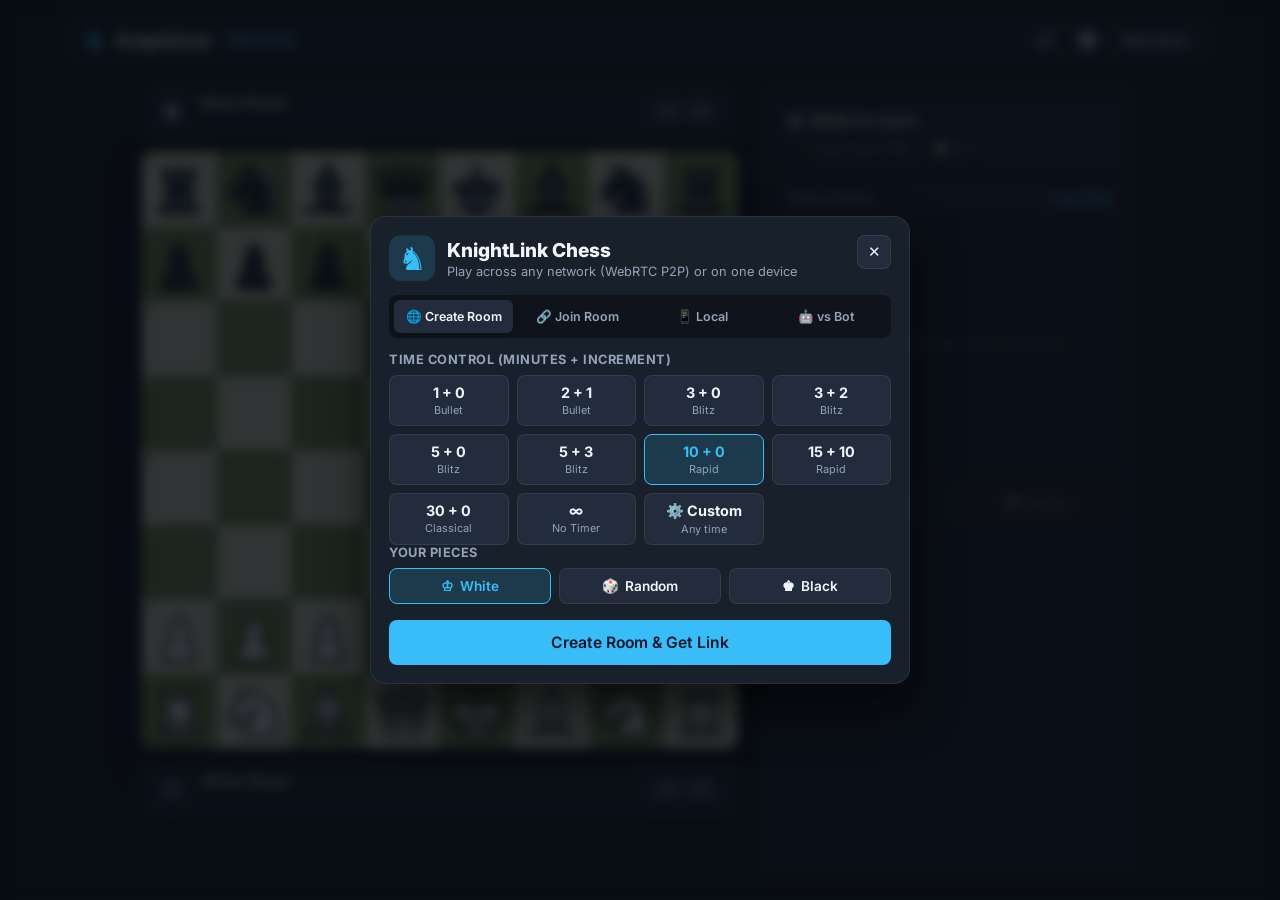
<file: index.html>
<!DOCTYPE html>
<html lang="en">
<head>
  <meta charset="UTF-8" />
  <meta name="viewport" content="width=device-width, initial-scale=1.0, maximum-scale=1.0, user-scalable=no" />
  <title>KnightLink Chess — Play Online & Local</title>
  <link rel="preconnect" href="https://fonts.googleapis.com">
  <link rel="preconnect" href="https://fonts.gstatic.com" crossorigin>
  <link href="https://fonts.googleapis.com/css2?family=Inter:wght@400;500;600;700;800&family=JetBrains+Mono:wght@500;700&display=swap" rel="stylesheet">
  <link rel="stylesheet" href="style.css" />
  <!-- Chess.js (vendored for offline LAN & fast loading) -->
  <script src="vendor/chess.min.js"></script>
  <!-- PeerJS (vendored) for WebRTC P2P; net.js adds relay + LAN fallbacks -->
  <script src="vendor/peerjs.min.js"></script>
</head>
<body>
  <div class="app-shell">
    <!-- Top Header -->
    <header class="topbar">
      <div class="brand" id="brandHomeBtn" title="Back to Menu">
        <span class="brand-icon">♞</span>
        <span class="brand-name">KnightLink</span>
        <span class="brand-badge">P2P & Local</span>
      </div>

      <div class="topbar-controls">
        <div id="connectionPill" class="conn-pill hidden">
          <span class="conn-dot"></span>
          <span id="connStatusText">Connected</span>
        </div>
        <button id="soundToggleBtn" class="icon-btn" title="Toggle Sound" aria-label="Toggle Sound">
          🔊
        </button>
        <button id="flipBoardBtn" class="icon-btn" title="Flip Board" aria-label="Flip Board">
          🔄
        </button>
        <button id="menuModalBtn" class="btn btn-secondary btn-sm">
          New Game
        </button>
      </div>
    </header>

    <!-- Main Layout: Board + Sidebar -->
    <main class="game-layout">
      <!-- Board Column -->
      <section class="board-column">
        <!-- Opponent Player Bar (Top) -->
        <div class="player-bar" id="topPlayerBar">
          <div class="player-info">
            <div class="avatar" id="topAvatar">♚</div>
            <div class="player-meta">
              <div class="player-name-row">
                <span class="player-name" id="topPlayerName">Black</span>
                <span class="material-badge hidden" id="topMaterialBadge">+0</span>
              </div>
              <div class="captured-pieces" id="topCaptured"></div>
            </div>
          </div>
          <div class="clock" id="topClock">10:00</div>
        </div>

        <!-- Chessboard Wrapper -->
        <div class="board-wrapper">
          <div id="chessboard" class="chessboard" aria-label="Chessboard"></div>

          <!-- Pawn Promotion Modal Overlay -->
          <div id="promotionOverlay" class="board-overlay hidden">
            <div class="promotion-card">
              <p class="promotion-title">Promote Pawn</p>
              <div class="promotion-options" id="promotionOptions"></div>
            </div>
          </div>

          <!-- Game Over Overlay -->
          <div id="gameOverOverlay" class="board-overlay hidden">
            <div class="gameover-card">
              <div class="gameover-trophy" id="gameOverIcon">🏆</div>
              <h2 id="gameOverTitle">Checkmate!</h2>
              <p id="gameOverSubtitle">White wins by checkmate</p>
              <div id="gameOverReplica" class="gameover-replica hidden"></div>
              <div class="gameover-actions">
                <button id="rematchBtn" class="btn btn-primary">Rematch</button>
                <button id="newSetupBtn" class="btn btn-secondary">Change Setup</button>
              </div>
            </div>
          </div>
        </div>

        <!-- Self Player Bar (Bottom) -->
        <div class="player-bar" id="bottomPlayerBar">
          <div class="player-info">
            <div class="avatar" id="bottomAvatar">♔</div>
            <div class="player-meta">
              <div class="player-name-row">
                <span class="player-name" id="bottomPlayerName">White</span>
                <span class="material-badge hidden" id="bottomMaterialBadge">+0</span>
              </div>
              <div class="captured-pieces" id="bottomCaptured"></div>
            </div>
          </div>
          <div class="clock" id="bottomClock">10:00</div>
        </div>
      </section>

      <!-- Info / Controls Sidebar -->
      <aside class="side-panel">
        <!-- Room / Invite Banner (Visible in Online P2P Mode) -->
        <div id="roomBanner" class="room-banner hidden">
          <div class="room-header">
            <span class="room-label">Room Code</span>
            <span class="room-code" id="displayRoomCode">------</span>
          </div>
          <div class="room-actions">
            <button id="copyCodeBtn" class="btn btn-secondary btn-sm">Copy Code</button>
            <button id="copyLinkBtn" class="btn btn-primary btn-sm">Copy Invite Link</button>
          </div>
          <p class="room-hint" id="roomHintText">Share link or code with your friend on any network or LAN.</p>
        </div>

        <!-- Status Card -->
        <div class="status-card">
          <div class="turn-indicator" id="turnIndicator">
            <span class="turn-dot white" id="turnDot"></span>
            <span id="statusText">White to move</span>
          </div>
          <div class="game-meta-tags">
            <span class="meta-tag" id="modeTag">Local Pass & Play</span>
            <span class="meta-tag" id="timerTag">10+0 Rapid</span>
            <span class="meta-tag hidden" id="engineTag">⚡ Stockfish 19</span>
          </div>
        </div>

        <!-- Bot Replica Bubble (Visible when playing a character bot) -->
        <div id="botChatBubble" class="bot-chat-bubble hidden">
          <img id="botChatAvatar" src="assets/bot-kvadromech.svg" alt="Bot" class="bot-chat-avatar" />
          <div class="bot-chat-content">
            <span class="bot-chat-name" id="botChatName">Квадромеч</span>
            <span class="bot-chat-quote" id="botChatQuote">“Marat?”</span>
          </div>
        </div>

        <!-- Move History -->
        <div class="moves-container">
          <div class="moves-header">
            <span>Move History</span>
            <button id="copyPgnBtn" class="text-btn" title="Copy PGN">Copy PGN</button>
          </div>
          <div class="moves-list" id="movesList">
            <div class="moves-empty">No moves yet. Make a move to start!</div>
          </div>
        </div>

        <!-- Action Buttons -->
        <div class="game-actions">
          <button id="offerDrawBtn" class="btn btn-secondary" disabled>
            🤝 Offer Draw
          </button>
          <button id="resignBtn" class="btn btn-danger" disabled>
            🏳️ Resign
          </button>
        </div>

        <!-- Draw Offer Toast -->
        <div id="drawOfferBanner" class="draw-banner hidden">
          <span>Opponent offered a draw!</span>
          <div class="draw-banner-btns">
            <button id="acceptDrawBtn" class="btn btn-primary btn-sm">Accept</button>
            <button id="declineDrawBtn" class="btn btn-secondary btn-sm">Decline</button>
          </div>
        </div>
      </aside>
    </main>
  </div>

  <!-- Setup / Lobby Modal -->
  <div id="setupModal" class="modal-backdrop">
    <div class="modal-card">
      <div class="modal-header">
        <div class="modal-title-group">
          <span class="modal-logo">♞</span>
          <div>
            <h1>KnightLink Chess</h1>
            <p class="modal-subtitle">Play across any network (WebRTC P2P) or on one device</p>
          </div>
        </div>
        <button id="closeSetupModalBtn" class="icon-btn" aria-label="Close">✕</button>
      </div>

      <!-- Mode Tabs -->
      <div class="mode-tabs" role="tablist">
        <button class="mode-tab active" data-mode="online-host" id="tabHost">
          🌐 Create Room
        </button>
        <button class="mode-tab" data-mode="online-join" id="tabJoin">
          🔗 Join Room
        </button>
        <button class="mode-tab" data-mode="local" id="tabLocal">
          📱 Local
        </button>
        <button class="mode-tab" data-mode="bot" id="tabBot">
          🤖 vs Bot
        </button>
      </div>

      <!-- Setup Body -->
      <div class="modal-body">
        <!-- Bot Opponent Section (Only for bot mode) -->
        <div id="botSelectSection" class="setup-section hidden">
          <label class="section-label">Choose Bot Profile</label>
          <div class="bot-grid" id="botGrid">
            <button type="button" class="bot-card active" data-bot="kvadromech">
              <img src="assets/bot-kvadromech.svg" alt="Квадромеч" class="bot-avatar-img" />
              <div class="bot-info">
                <span class="bot-name">Квадромеч</span>
                <span class="bot-elo">2500 ELO</span>
              </div>
            </button>
            <button type="button" class="bot-card" data-bot="kandaliha">
              <img src="assets/bot-kandaliha.svg" alt="Кандалиха" class="bot-avatar-img" />
              <div class="bot-info">
                <span class="bot-name">Кандалиха</span>
                <span class="bot-elo">2800 ELO</span>
              </div>
            </button>
            <button type="button" class="bot-card" data-bot="peres">
              <img src="assets/bot-peres.svg" alt="Перес" class="bot-avatar-img" />
              <div class="bot-info">
                <span class="bot-name">Перес</span>
                <span class="bot-elo">1500 ELO</span>
              </div>
            </button>
            <button type="button" class="bot-card" data-bot="custom">
              <img src="assets/bot-custom.svg" alt="Custom Bot" class="bot-avatar-img" />
              <div class="bot-info">
                <span class="bot-name">Custom Bot</span>
                <span class="bot-elo" id="customBotCardElo">1200 ELO</span>
              </div>
            </button>
          </div>

          <!-- Selected Bot Profile + Replica -->
          <div id="botProfilePreview" class="bot-profile-preview">
            <img id="previewBotImg" src="assets/bot-kvadromech.svg" alt="Квадромеч" class="preview-bot-avatar" />
            <div class="preview-bot-body">
              <div class="preview-bot-meta">
                <span class="preview-bot-name" id="previewBotName">Квадромеч</span>
                <span class="preview-bot-elo" id="previewBotElo">2500 ELO</span>
              </div>
              <div class="preview-bot-replica" id="previewBotReplica">“Marat?”</div>
            </div>
          </div>

          <!-- Custom Bot ELO Slider (Unchanged, shown when Custom Bot is selected) -->
          <div id="customBotEloRow" class="custom-bot-row hidden">
            <div class="custom-bot-header">
              <label for="botEloSlider">Strength</label>
              <span class="custom-bot-badge" id="botEloLabel">1200 ELO — Intermediate</span>
            </div>
            <input type="range" id="botEloSlider" min="200" max="3200" step="100" value="1200" class="bot-slider" />
            <div class="slider-ticks">
              <span>200 (Beginner)</span>
              <span>1200</span>
              <span>2200 (Master)</span>
              <span>3200 (Max)</span>
            </div>
          </div>
        </div>
        <!-- Join Room Input (Only for online-join) -->
        <div id="joinRoomSection" class="setup-section hidden">
          <label class="section-label" for="joinCodeInput">Enter Friend's Room Code</label>
          <div class="join-input-row">
            <input
              type="text"
              id="joinCodeInput"
              class="code-input"
              placeholder="Code (e.g. K7X9P2) or Invite Link"
              maxlength="200"
              autocomplete="off"
            />
          </div>
          <p class="helper-text">Works over Wi-Fi/LAN or across different internet networks via WebRTC.</p>
        </div>

        <!-- Settings for Host & Local -->
        <div id="gameSettingsSection">
          <!-- Time Control Selector -->
          <div class="setup-section">
            <label class="section-label">Time Control (Minutes + Increment)</label>
            <div class="timer-grid" id="timerPresets">
              <button class="timer-chip" data-min="1" data-inc="0">
                <span class="timer-num">1 + 0</span>
                <span class="timer-cat">Bullet</span>
              </button>
              <button class="timer-chip" data-min="2" data-inc="1">
                <span class="timer-num">2 + 1</span>
                <span class="timer-cat">Bullet</span>
              </button>
              <button class="timer-chip" data-min="3" data-inc="0">
                <span class="timer-num">3 + 0</span>
                <span class="timer-cat">Blitz</span>
              </button>
              <button class="timer-chip" data-min="3" data-inc="2">
                <span class="timer-num">3 + 2</span>
                <span class="timer-cat">Blitz</span>
              </button>
              <button class="timer-chip" data-min="5" data-inc="0">
                <span class="timer-num">5 + 0</span>
                <span class="timer-cat">Blitz</span>
              </button>
              <button class="timer-chip" data-min="5" data-inc="3">
                <span class="timer-num">5 + 3</span>
                <span class="timer-cat">Blitz</span>
              </button>
              <button class="timer-chip active" data-min="10" data-inc="0">
                <span class="timer-num">10 + 0</span>
                <span class="timer-cat">Rapid</span>
              </button>
              <button class="timer-chip" data-min="15" data-inc="10">
                <span class="timer-num">15 + 10</span>
                <span class="timer-cat">Rapid</span>
              </button>
              <button class="timer-chip" data-min="30" data-inc="0">
                <span class="timer-num">30 + 0</span>
                <span class="timer-cat">Classical</span>
              </button>
              <button class="timer-chip" data-min="0" data-inc="0">
                <span class="timer-num">∞</span>
                <span class="timer-cat">No Timer</span>
              </button>
              <button class="timer-chip" data-min="custom" data-inc="custom" id="customTimerChip">
                <span class="timer-num">⚙️ Custom</span>
                <span class="timer-cat">Any time</span>
              </button>
            </div>

            <!-- Custom Timer Sliders/Inputs -->
            <div id="customTimerRow" class="custom-timer-row hidden">
              <div class="custom-field">
                <label for="customMinInput">Minutes per side</label>
                <input type="number" id="customMinInput" min="1" max="180" value="7" />
              </div>
              <div class="custom-field">
                <label for="customIncInput">Increment (sec)</label>
                <input type="number" id="customIncInput" min="0" max="60" value="5" />
              </div>
            </div>
          </div>

          <!-- Side Selection (Host Mode) -->
          <div id="colorSelectSection" class="setup-section">
            <label class="section-label">Your Pieces</label>
            <div class="color-picker">
              <button class="color-btn active" data-color="w">
                <span class="color-piece">♔</span> White
              </button>
              <button class="color-btn" data-color="random">
                <span class="color-piece">🎲</span> Random
              </button>
              <button class="color-btn" data-color="b">
                <span class="color-piece">♚</span> Black
              </button>
            </div>
          </div>

          <!-- Auto-flip option (Local Mode) -->
          <div id="localOptionsSection" class="setup-section hidden">
            <label class="checkbox-row">
              <input type="checkbox" id="autoFlipCheckbox" />
              <span>Auto-flip board after each turn</span>
            </label>
          </div>
        </div>

        <div id="setupErrorMsg" class="error-msg hidden"></div>

        <!-- Primary Start Action -->
        <button id="startActionBtn" class="btn btn-primary btn-lg full-width">
          Create Room & Get Link
        </button>
      </div>
    </div>
  </div>

  <script src="engine.js"></script>
  <script src="net.js"></script>
  <script src="app.js"></script>
</body>
</html>
</file>
<file: style.css>
:root {
  --bg-main: #0f141c;
  --bg-panel: #18202c;
  --bg-elevated: #222c3c;
  --bg-hover: #2c384b;
  --text-primary: #f1f5f9;
  --text-secondary: #94a3b8;
  --text-muted: #64748b;
  --accent: #38bdf8;
  --accent-hover: #0ea5e9;
  --accent-soft: rgba(56, 189, 248, 0.16);
  --success: #22c55e;
  --danger: #ef4444;
  --warning: #f59e0b;

  /* Classic Tournament Wood / Slate-Green Board Theme */
  --sq-light: #ebecd0;
  --sq-dark: #739552;
  --sq-last-light: #f5f682;
  --sq-last-dark: #b9ca43;
  --sq-selected: rgba(255, 255, 51, 0.55);
  --sq-check: radial-gradient(circle, rgba(239, 68, 68, 0.9) 0%, rgba(239, 68, 68, 0.45) 60%, transparent 100%);

  --border-color: rgba(255, 255, 255, 0.08);
  --radius-sm: 8px;
  --radius-md: 12px;
  --radius-lg: 16px;
}

* {
  box-sizing: border-box;
  margin: 0;
  padding: 0;
  -webkit-tap-highlight-color: transparent;
}

html, body {
  min-height: 100%;
  background-color: var(--bg-main);
  color: var(--text-primary);
  font-family: 'Inter', -apple-system, BlinkMacSystemFont, sans-serif;
  overflow-x: hidden;
}

.hidden {
  display: none !important;
}

/* App Shell */
.app-shell {
  max-width: 1180px;
  margin: 0 auto;
  padding: 12px 16px 24px;
  display: flex;
  flex-direction: column;
  gap: 14px;
  min-height: 100dvh;
}

/* Topbar */
.topbar {
  display: flex;
  align-items: center;
  justify-content: space-between;
  background: var(--bg-panel);
  border: 1px solid var(--border-color);
  border-radius: var(--radius-md);
  padding: 10px 16px;
}

.brand {
  display: flex;
  align-items: center;
  gap: 10px;
  cursor: pointer;
  user-select: none;
}

.brand-icon {
  font-size: 1.6rem;
  color: var(--accent);
  line-height: 1;
}

.brand-name {
  font-weight: 800;
  font-size: 1.15rem;
  letter-spacing: -0.02em;
}

.brand-badge {
  font-size: 0.7rem;
  font-weight: 600;
  padding: 3px 8px;
  border-radius: 999px;
  background: var(--accent-soft);
  color: var(--accent);
}

.topbar-controls {
  display: flex;
  align-items: center;
  gap: 8px;
}

.conn-pill {
  display: flex;
  align-items: center;
  gap: 6px;
  font-size: 0.78rem;
  font-weight: 600;
  padding: 5px 10px;
  border-radius: 999px;
  background: var(--bg-elevated);
  border: 1px solid var(--border-color);
}

.conn-dot {
  width: 8px;
  height: 8px;
  border-radius: 50%;
  background: var(--warning);
}

.conn-pill.connected .conn-dot {
  background: var(--success);
  box-shadow: 0 0 8px var(--success);
}

.conn-pill.disconnected .conn-dot {
  background: var(--danger);
}

/* Main Game Layout */
.game-layout {
  display: grid;
  grid-template-columns: minmax(300px, 600px) minmax(290px, 380px);
  justify-content: center;
  gap: 20px;
  align-items: start;
  flex: 1;
}

.board-column {
  display: flex;
  flex-direction: column;
  gap: 10px;
  width: 100%;
  max-width: min(600px, calc(100dvh - 190px));
  margin: 0 auto;
}

/* Player Bar & Clocks */
.player-bar {
  display: flex;
  align-items: center;
  justify-content: space-between;
  background: var(--bg-panel);
  border: 1px solid var(--border-color);
  border-radius: var(--radius-md);
  padding: 8px 12px;
  gap: 10px;
}

.player-info {
  display: flex;
  align-items: center;
  gap: 10px;
  min-width: 0;
}

.avatar {
  width: 38px;
  height: 38px;
  border-radius: var(--radius-sm);
  background: var(--bg-elevated);
  display: flex;
  align-items: center;
  justify-content: center;
  font-size: 1.35rem;
  flex-shrink: 0;
  overflow: hidden;
  border: 1px solid var(--border-color);
}

.avatar img {
  width: 100%;
  height: 100%;
  object-fit: cover;
  display: block;
}

.player-meta {
  display: flex;
  flex-direction: column;
  gap: 2px;
  min-width: 0;
}

.player-name-row {
  display: flex;
  align-items: center;
  gap: 6px;
}

.player-name {
  font-weight: 600;
  font-size: 0.92rem;
  white-space: nowrap;
  overflow: hidden;
  text-overflow: ellipsis;
}

.material-badge {
  font-size: 0.72rem;
  font-weight: 700;
  padding: 1px 6px;
  border-radius: 6px;
  background: var(--bg-elevated);
  color: var(--text-secondary);
}

.captured-pieces {
  font-size: 0.85rem;
  line-height: 1;
  min-height: 15px;
  color: var(--text-secondary);
  letter-spacing: -1px;
  white-space: nowrap;
  overflow: hidden;
}

.clock {
  font-family: 'JetBrains Mono', monospace;
  font-size: 1.25rem;
  font-weight: 700;
  padding: 6px 12px;
  border-radius: var(--radius-sm);
  background: var(--bg-elevated);
  color: var(--text-secondary);
  border: 1px solid transparent;
  min-width: 88px;
  text-align: center;
  transition: all 0.15s ease;
}

.clock.active {
  background: #f8fafc;
  color: #0f172a;
  box-shadow: 0 0 12px rgba(255, 255, 255, 0.15);
}

.clock.low-time {
  background: rgba(239, 68, 68, 0.2);
  color: #fca5a5;
  border-color: var(--danger);
}

.clock.low-time.active {
  background: var(--danger);
  color: #ffffff;
}

/* Chessboard */
.board-wrapper {
  position: relative;
  width: 100%;
  aspect-ratio: 1 / 1;
  border-radius: var(--radius-md);
  overflow: hidden;
  box-shadow: 0 14px 32px rgba(0, 0, 0, 0.45);
  border: 2px solid var(--bg-elevated);
  touch-action: none;
  user-select: none;
}

.chessboard {
  display: grid;
  grid-template-columns: repeat(8, 1fr);
  grid-template-rows: repeat(8, 1fr);
  width: 100%;
  height: 100%;
}

.square {
  position: relative;
  display: flex;
  align-items: center;
  justify-content: center;
  cursor: pointer;
  user-select: none;
}

.square.light {
  background-color: var(--sq-light);
}

.square.dark {
  background-color: var(--sq-dark);
}

.square.last-move.light {
  background-color: var(--sq-last-light);
}

.square.last-move.dark {
  background-color: var(--sq-last-dark);
}

.square.selected::before {
  content: '';
  position: absolute;
  inset: 0;
  background: var(--sq-selected);
  pointer-events: none;
}

.square.in-check::before {
  content: '';
  position: absolute;
  inset: 0;
  background: var(--sq-check);
  pointer-events: none;
}

/* Coordinates */
.coord-rank,
.coord-file {
  position: absolute;
  font-size: clamp(9px, 1.8vw, 11px);
  font-weight: 700;
  pointer-events: none;
  line-height: 1;
}

.coord-rank {
  top: 3px;
  left: 4px;
}

.coord-file {
  bottom: 3px;
  right: 4px;
}

.square.light .coord-rank,
.square.light .coord-file {
  color: var(--sq-dark);
}

.square.dark .coord-rank,
.square.dark .coord-file {
  color: var(--sq-light);
}

/* Legal Move Indicators */
.move-dot {
  width: 28%;
  height: 28%;
  border-radius: 50%;
  background: rgba(0, 0, 0, 0.22);
  pointer-events: none;
  z-index: 2;
}

.capture-ring {
  position: absolute;
  inset: 6%;
  border-radius: 50%;
  border: 5px solid rgba(0, 0, 0, 0.24);
  pointer-events: none;
  z-index: 2;
}

/* Chess Piece SVG */
.piece {
  width: 86%;
  height: 86%;
  z-index: 1;
  transition: transform 0.08s ease;
  pointer-events: none;
  filter: drop-shadow(0 2px 3px rgba(0, 0, 0, 0.28));
}

.square:active .piece {
  transform: scale(1.08);
}

/* Overlays inside board */
.board-overlay {
  position: absolute;
  inset: 0;
  background: rgba(15, 20, 28, 0.78);
  backdrop-filter: blur(4px);
  z-index: 20;
  display: flex;
  align-items: center;
  justify-content: center;
  padding: 20px;
}

.promotion-card,
.gameover-card {
  background: var(--bg-panel);
  border: 1px solid var(--border-color);
  border-radius: var(--radius-lg);
  padding: 20px;
  text-align: center;
  box-shadow: 0 20px 40px rgba(0, 0, 0, 0.5);
  max-width: 320px;
  width: 100%;
}

.promotion-title {
  font-weight: 700;
  margin-bottom: 12px;
  font-size: 0.95rem;
}

.promotion-options {
  display: grid;
  grid-template-columns: repeat(4, 1fr);
  gap: 8px;
}

.promo-btn {
  aspect-ratio: 1;
  background: var(--bg-elevated);
  border: 1px solid var(--border-color);
  border-radius: var(--radius-sm);
  cursor: pointer;
  display: flex;
  align-items: center;
  justify-content: center;
  padding: 6px;
  transition: background 0.15s, transform 0.1s;
}

.promo-btn:hover {
  background: var(--bg-hover);
  transform: translateY(-2px);
}

.gameover-trophy {
  font-size: 2.6rem;
  margin-bottom: 8px;
}

.gameover-card h2 {
  font-size: 1.35rem;
  margin-bottom: 4px;
}

.gameover-card p {
  color: var(--text-secondary);
  font-size: 0.9rem;
  margin-bottom: 16px;
}

.gameover-actions {
  display: flex;
  gap: 10px;
  justify-content: center;
}

/* Sidebar */
.side-panel {
  display: flex;
  flex-direction: column;
  gap: 12px;
  background: var(--bg-panel);
  border: 1px solid var(--border-color);
  border-radius: var(--radius-md);
  padding: 16px;
  height: 100%;
}

.room-banner {
  background: linear-gradient(135deg, rgba(56, 189, 248, 0.14), rgba(14, 165, 233, 0.05));
  border: 1px solid rgba(56, 189, 248, 0.35);
  border-radius: var(--radius-sm);
  padding: 12px;
  display: flex;
  flex-direction: column;
  gap: 8px;
}

.room-header {
  display: flex;
  align-items: center;
  justify-content: space-between;
}

.room-label {
  font-size: 0.75rem;
  text-transform: uppercase;
  letter-spacing: 0.05em;
  color: var(--accent);
  font-weight: 700;
}

.room-code {
  font-family: 'JetBrains Mono', monospace;
  font-size: 1.15rem;
  font-weight: 700;
  letter-spacing: 0.12em;
  color: var(--text-primary);
}

.room-actions {
  display: grid;
  grid-template-columns: 1fr 1fr;
  gap: 8px;
}

.room-hint {
  font-size: 0.75rem;
  color: var(--text-secondary);
}

.status-card {
  background: var(--bg-elevated);
  border-radius: var(--radius-sm);
  padding: 12px;
  display: flex;
  flex-direction: column;
  gap: 8px;
}

.turn-indicator {
  display: flex;
  align-items: center;
  gap: 8px;
  font-weight: 700;
  font-size: 0.95rem;
}

.turn-dot {
  width: 12px;
  height: 12px;
  border-radius: 50%;
  display: inline-block;
}

.turn-dot.white {
  background: #ffffff;
  border: 2px solid #94a3b8;
}

.turn-dot.black {
  background: #0f172a;
  border: 2px solid #94a3b8;
}

.game-meta-tags {
  display: flex;
  flex-wrap: wrap;
  gap: 6px;
}

.meta-tag {
  font-size: 0.72rem;
  font-weight: 600;
  padding: 3px 8px;
  border-radius: 6px;
  background: var(--bg-panel);
  color: var(--text-secondary);
}

/* Move History */
.moves-container {
  display: flex;
  flex-direction: column;
  border: 1px solid var(--border-color);
  border-radius: var(--radius-sm);
  overflow: hidden;
  flex: 1;
  min-height: 180px;
  max-height: 290px;
}

.moves-header {
  display: flex;
  align-items: center;
  justify-content: space-between;
  padding: 8px 12px;
  background: var(--bg-elevated);
  font-size: 0.8rem;
  font-weight: 600;
  color: var(--text-secondary);
}

.moves-list {
  padding: 8px 12px;
  overflow-y: auto;
  font-family: 'JetBrains Mono', monospace;
  font-size: 0.82rem;
  display: flex;
  flex-direction: column;
  gap: 4px;
  flex: 1;
}

.moves-empty {
  color: var(--text-muted);
  font-family: 'Inter', sans-serif;
  font-size: 0.82rem;
  text-align: center;
  margin: auto 0;
}

.move-row {
  display: grid;
  grid-template-columns: 36px 1fr 1fr;
  padding: 3px 6px;
  border-radius: 4px;
}

.move-row:nth-child(even) {
  background: rgba(255, 255, 255, 0.03);
}

.move-num {
  color: var(--text-muted);
}

.move-san {
  color: var(--text-primary);
}

/* Game Actions */
.game-actions {
  display: grid;
  grid-template-columns: 1fr 1fr;
  gap: 8px;
}

.draw-banner {
  background: rgba(245, 158, 11, 0.15);
  border: 1px solid var(--warning);
  border-radius: var(--radius-sm);
  padding: 10px 12px;
  display: flex;
  align-items: center;
  justify-content: space-between;
  gap: 8px;
  font-size: 0.85rem;
  font-weight: 600;
}

.draw-banner-btns {
  display: flex;
  gap: 6px;
}

/* Buttons */
.btn {
  border: none;
  border-radius: var(--radius-sm);
  font-family: inherit;
  font-weight: 600;
  font-size: 0.88rem;
  padding: 10px 14px;
  cursor: pointer;
  transition: all 0.15s ease;
  display: inline-flex;
  align-items: center;
  justify-content: center;
  gap: 6px;
}

.btn:disabled {
  opacity: 0.45;
  cursor: not-allowed;
}

.btn-primary {
  background: var(--accent);
  color: #0f172a;
}

.btn-primary:hover:not(:disabled) {
  background: var(--accent-hover);
}

.btn-secondary {
  background: var(--bg-elevated);
  color: var(--text-primary);
  border: 1px solid var(--border-color);
}

.btn-secondary:hover:not(:disabled) {
  background: var(--bg-hover);
}

.btn-danger {
  background: rgba(239, 68, 68, 0.15);
  color: #fca5a5;
  border: 1px solid rgba(239, 68, 68, 0.3);
}

.btn-danger:hover:not(:disabled) {
  background: rgba(239, 68, 68, 0.25);
}

.btn-sm {
  padding: 6px 10px;
  font-size: 0.78rem;
}

.btn-lg {
  padding: 13px 18px;
  font-size: 0.98rem;
}

.full-width {
  width: 100%;
}

.icon-btn {
  background: var(--bg-elevated);
  border: 1px solid var(--border-color);
  color: var(--text-primary);
  width: 34px;
  height: 34px;
  border-radius: var(--radius-sm);
  cursor: pointer;
  display: inline-flex;
  align-items: center;
  justify-content: center;
  font-size: 0.95rem;
  transition: background 0.15s;
}

.icon-btn:hover {
  background: var(--bg-hover);
}

.text-btn {
  background: none;
  border: none;
  color: var(--accent);
  font-size: 0.75rem;
  font-weight: 600;
  cursor: pointer;
}

.text-btn:hover {
  text-decoration: underline;
}

/* Setup Modal */
.modal-backdrop {
  position: fixed;
  inset: 0;
  background: rgba(8, 12, 18, 0.82);
  backdrop-filter: blur(6px);
  z-index: 100;
  display: flex;
  align-items: center;
  justify-content: center;
  padding: 16px;
  overflow-y: auto;
}

.modal-card {
  background: var(--bg-panel);
  border: 1px solid var(--border-color);
  border-radius: var(--radius-lg);
  max-width: 540px;
  width: 100%;
  max-height: calc(100dvh - 24px);
  overflow-y: auto;
  padding: 18px;
  box-shadow: 0 24px 48px rgba(0, 0, 0, 0.6);
  display: flex;
  flex-direction: column;
  gap: 14px;
}

.modal-header {
  display: flex;
  align-items: flex-start;
  justify-content: space-between;
  gap: 12px;
}

.modal-title-group {
  display: flex;
  align-items: center;
  gap: 12px;
}

.modal-logo {
  font-size: 2rem;
  color: var(--accent);
  background: var(--accent-soft);
  width: 46px;
  height: 46px;
  border-radius: var(--radius-md);
  display: flex;
  align-items: center;
  justify-content: center;
}

.modal-header h1 {
  font-size: 1.2rem;
  font-weight: 800;
}

.modal-subtitle {
  font-size: 0.8rem;
  color: var(--text-secondary);
  margin-top: 2px;
}

/* Mode Tabs */
.mode-tabs {
  display: grid;
  grid-template-columns: repeat(4, 1fr);
  gap: 5px;
  background: var(--bg-main);
  padding: 5px;
  border-radius: var(--radius-sm);
}

/* Bot Profile Selector */
.bot-grid {
  display: grid;
  grid-template-columns: repeat(4, 1fr);
  gap: 8px;
}

.bot-card {
  background: var(--bg-elevated);
  border: 1.5px solid var(--border-color);
  border-radius: var(--radius-sm);
  padding: 8px 6px;
  cursor: pointer;
  display: flex;
  flex-direction: column;
  align-items: center;
  text-align: center;
  gap: 6px;
  color: var(--text-primary);
  font-family: inherit;
  transition: all 0.15s ease;
}

.bot-card:hover {
  background: var(--bg-hover);
}

.bot-card.active {
  background: var(--accent-soft);
  border-color: var(--accent);
}

.bot-avatar-img {
  width: 44px;
  height: 44px;
  border-radius: 50%;
  object-fit: cover;
  border: 2px solid rgba(255, 255, 255, 0.15);
}

.bot-card.active .bot-avatar-img {
  border-color: var(--accent);
}

.bot-info {
  display: flex;
  flex-direction: column;
  gap: 1px;
  min-width: 0;
  width: 100%;
}

.bot-name {
  font-weight: 700;
  font-size: 0.78rem;
  white-space: nowrap;
  overflow: hidden;
  text-overflow: ellipsis;
}

.bot-elo {
  font-size: 0.68rem;
  color: var(--accent);
  font-weight: 600;
}

.bot-profile-preview {
  display: flex;
  align-items: center;
  gap: 12px;
  background: var(--bg-main);
  border: 1px solid var(--border-color);
  border-radius: var(--radius-sm);
  padding: 10px 12px;
}

.preview-bot-avatar {
  width: 48px;
  height: 48px;
  border-radius: 50%;
  flex-shrink: 0;
  border: 2px solid var(--accent);
}

.preview-bot-body {
  display: flex;
  flex-direction: column;
  gap: 4px;
  min-width: 0;
}

.preview-bot-meta {
  display: flex;
  align-items: center;
  gap: 8px;
}

.preview-bot-name {
  font-weight: 700;
  font-size: 0.9rem;
}

.preview-bot-elo {
  font-size: 0.72rem;
  font-weight: 700;
  padding: 2px 7px;
  border-radius: 999px;
  background: var(--accent-soft);
  color: var(--accent);
}

.preview-bot-replica {
  font-size: 0.86rem;
  font-style: italic;
  color: var(--text-primary);
  background: var(--bg-elevated);
  padding: 6px 10px;
  border-radius: 8px;
  border-left: 3px solid var(--accent);
}

/* Sidebar & Game Over Bot Replicas */
.bot-chat-bubble {
  display: flex;
  align-items: center;
  gap: 10px;
  background: var(--bg-elevated);
  border: 1px solid var(--border-color);
  border-left: 3px solid var(--accent);
  border-radius: var(--radius-sm);
  padding: 8px 10px;
}

.bot-chat-avatar {
  width: 34px;
  height: 34px;
  border-radius: 50%;
  flex-shrink: 0;
}

.bot-chat-content {
  display: flex;
  flex-direction: column;
  gap: 2px;
  min-width: 0;
}

.bot-chat-name {
  font-size: 0.74rem;
  font-weight: 700;
  color: var(--accent);
}

.bot-chat-quote {
  font-size: 0.82rem;
  font-style: italic;
  color: var(--text-primary);
}

.gameover-replica {
  background: var(--bg-elevated);
  border: 1px solid var(--border-color);
  border-left: 3px solid var(--accent);
  border-radius: var(--radius-sm);
  padding: 8px 12px;
  margin: 0 auto 14px;
  font-size: 0.86rem;
  font-style: italic;
  color: var(--text-primary);
  display: flex;
  align-items: center;
  gap: 10px;
  text-align: left;
}

.gameover-replica img {
  width: 34px;
  height: 34px;
  border-radius: 50%;
  flex-shrink: 0;
}

/* Bot ELO Selector */
.custom-bot-row {
  background: var(--bg-main);
  border: 1px solid var(--border-color);
  border-radius: var(--radius-sm);
  padding: 10px 12px;
  display: flex;
  flex-direction: column;
  gap: 8px;
  margin-top: 4px;
}

.custom-bot-header {
  display: flex;
  align-items: center;
  justify-content: space-between;
  font-size: 0.8rem;
}

.custom-bot-header label {
  font-weight: 600;
  color: var(--text-secondary);
}

.custom-bot-badge {
  font-weight: 700;
  color: var(--accent);
  font-size: 0.78rem;
}

.bot-slider {
  width: 100%;
  accent-color: var(--accent);
  cursor: pointer;
}

.slider-ticks {
  display: flex;
  justify-content: space-between;
  font-size: 0.68rem;
  color: var(--text-muted);
}

.mode-tab {
  background: transparent;
  border: none;
  color: var(--text-secondary);
  font-family: inherit;
  font-size: 0.78rem;
  font-weight: 600;
  padding: 9px 6px;
  border-radius: 6px;
  cursor: pointer;
  transition: all 0.15s;
}

.mode-tab.active {
  background: var(--bg-elevated);
  color: var(--text-primary);
  box-shadow: 0 2px 6px rgba(0, 0, 0, 0.25);
}

.modal-body {
  display: flex;
  flex-direction: column;
  gap: 16px;
}

.setup-section {
  display: flex;
  flex-direction: column;
  gap: 8px;
}

.section-label {
  font-size: 0.8rem;
  font-weight: 700;
  color: var(--text-secondary);
  text-transform: uppercase;
  letter-spacing: 0.04em;
}

.timer-grid {
  display: grid;
  grid-template-columns: repeat(4, 1fr);
  gap: 8px;
}

.timer-chip {
  background: var(--bg-elevated);
  border: 1px solid var(--border-color);
  border-radius: var(--radius-sm);
  padding: 8px 6px;
  cursor: pointer;
  display: flex;
  flex-direction: column;
  align-items: center;
  gap: 2px;
  color: var(--text-primary);
  font-family: inherit;
  transition: all 0.15s;
}

.timer-chip:hover {
  background: var(--bg-hover);
}

.timer-chip.active {
  background: var(--accent-soft);
  border-color: var(--accent);
  color: var(--accent);
}

.timer-num {
  font-weight: 700;
  font-size: 0.9rem;
}

.timer-cat {
  font-size: 0.68rem;
  color: var(--text-secondary);
}

.custom-timer-row {
  display: grid;
  grid-template-columns: 1fr 1fr;
  gap: 10px;
  margin-top: 6px;
  background: var(--bg-main);
  padding: 10px;
  border-radius: var(--radius-sm);
}

.custom-field {
  display: flex;
  flex-direction: column;
  gap: 4px;
}

.custom-field label {
  font-size: 0.75rem;
  color: var(--text-secondary);
}

.custom-field input,
.code-input {
  background: var(--bg-elevated);
  border: 1px solid var(--border-color);
  border-radius: 6px;
  color: var(--text-primary);
  padding: 8px 10px;
  font-family: 'JetBrains Mono', monospace;
  font-size: 0.95rem;
}

.code-input {
  width: 100%;
  text-transform: uppercase;
  letter-spacing: 0.15em;
  font-size: 1.15rem;
  text-align: center;
}

.helper-text {
  font-size: 0.76rem;
  color: var(--text-secondary);
}

.color-picker {
  display: grid;
  grid-template-columns: repeat(3, 1fr);
  gap: 8px;
}

.color-btn {
  background: var(--bg-elevated);
  border: 1px solid var(--border-color);
  border-radius: var(--radius-sm);
  padding: 9px;
  color: var(--text-primary);
  font-family: inherit;
  font-weight: 600;
  font-size: 0.85rem;
  cursor: pointer;
  display: flex;
  align-items: center;
  justify-content: center;
  gap: 6px;
}

.color-btn.active {
  background: var(--accent-soft);
  border-color: var(--accent);
  color: var(--accent);
}

.checkbox-row {
  display: flex;
  align-items: center;
  gap: 8px;
  font-size: 0.88rem;
  cursor: pointer;
  margin-top: 4px;
}

.error-msg {
  background: rgba(239, 68, 68, 0.16);
  border: 1px solid var(--danger);
  color: #fca5a5;
  padding: 8px 12px;
  border-radius: var(--radius-sm);
  font-size: 0.82rem;
}

/* Mobile & Tablet Responsive Breakpoints */
@media (max-width: 900px) {
  .app-shell {
    padding: 8px 10px 18px;
    gap: 10px;
  }

  .game-layout {
    grid-template-columns: 1fr;
    gap: 12px;
  }

  .board-column {
    max-width: min(100%, 520px);
  }

  .side-panel {
    max-width: 520px;
    width: 100%;
    margin: 0 auto;
  }

  .moves-container {
    max-height: 180px;
    min-height: 120px;
  }
}

@media (max-width: 480px) {
  .topbar {
    padding: 8px 10px;
  }

  .brand-badge {
    display: none;
  }

  .player-bar {
    padding: 6px 10px;
  }

  .clock {
    font-size: 1.05rem;
    min-width: 74px;
    padding: 5px 8px;
  }

  .timer-grid {
    grid-template-columns: repeat(3, 1fr);
  }

  .mode-tabs {
    grid-template-columns: repeat(2, 1fr);
  }

  .bot-grid {
    grid-template-columns: repeat(2, 1fr);
  }
}
</file>
